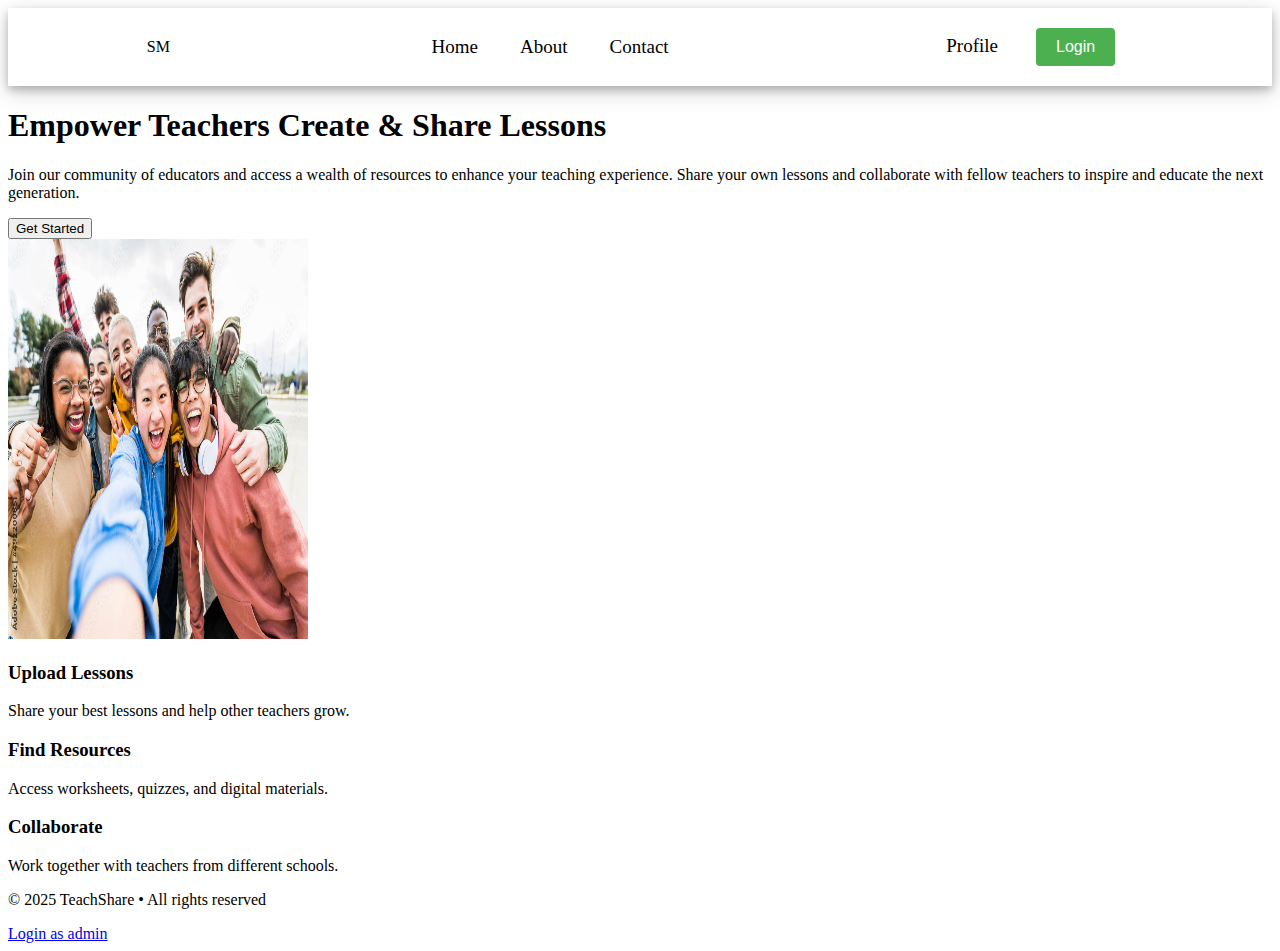
<file: Index.html>
<!DOCTYPE html>
<html lang="en">
<head>
    <meta charset="UTF-8">
    <meta name="viewport" content="width=device-width, initial-scale=1.0">
    <title>Home</title>
    <link rel="stylesheet" href="CSS/Index.css">
</head>
<body>
<!-- Navigation Bar -->
    <nav class="nav-bar">
        <div class="logo-box">SM</div>
        <div class="page-links">
            <a href="Index.html" class="links active">Home</a>
            <a href="About.html" class="links">About</a>
            <a href="Contact.html" class="links">Contact</a>
        </div>
        <div class="auth-links">
            <a href="Teacher-Profile.html" class="links">Profile</a>
            <a href="Login.html"><button class="login-button">Login</button></a>
        </div>
    </nav>

<!-- Main Content -->
    <div class="content-container">
        <div id="bg-slider"></div>

        <div class="content">
            <h1>Empower Teachers Create & Share Lessons</h1>
            <p>Join our community of educators and access a wealth of resources to enhance your teaching experience. Share your own lessons and collaborate with fellow teachers to inspire and educate the next generation.</p>
            <button class="get-started-button">Get Started</button>
        </div>
        <div class="class-img">
            <img src="Images/students.jpg" alt="Students-Image" class="content-image" height="400px" width="300px">
        </div>
    </div>

<!-- Features Section -->
    <div class="features">
        <div class="feature-box">
            <h3>Upload Lessons</h3>
            <p>Share your best lessons and help other teachers grow.</p>
        </div>
        <div class="feature-box">
            <h3>Find Resources</h3>
            <p>Access worksheets, quizzes, and digital materials.</p>
        </div>
        <div class="feature-box">
            <h3>Collaborate</h3>
            <p>Work together with teachers from different schools.</p>
        </div>
    </div>
    
    <!-- Footer -->
     <footer>
        <p>© 2025 TeachShare • All rights reserved</p>
        <a class="admin-link" href="admin-login.html">Login as admin</a>
    </footer>

    <script src="JS/Index.js"></script>
</body>
</html>
</file>
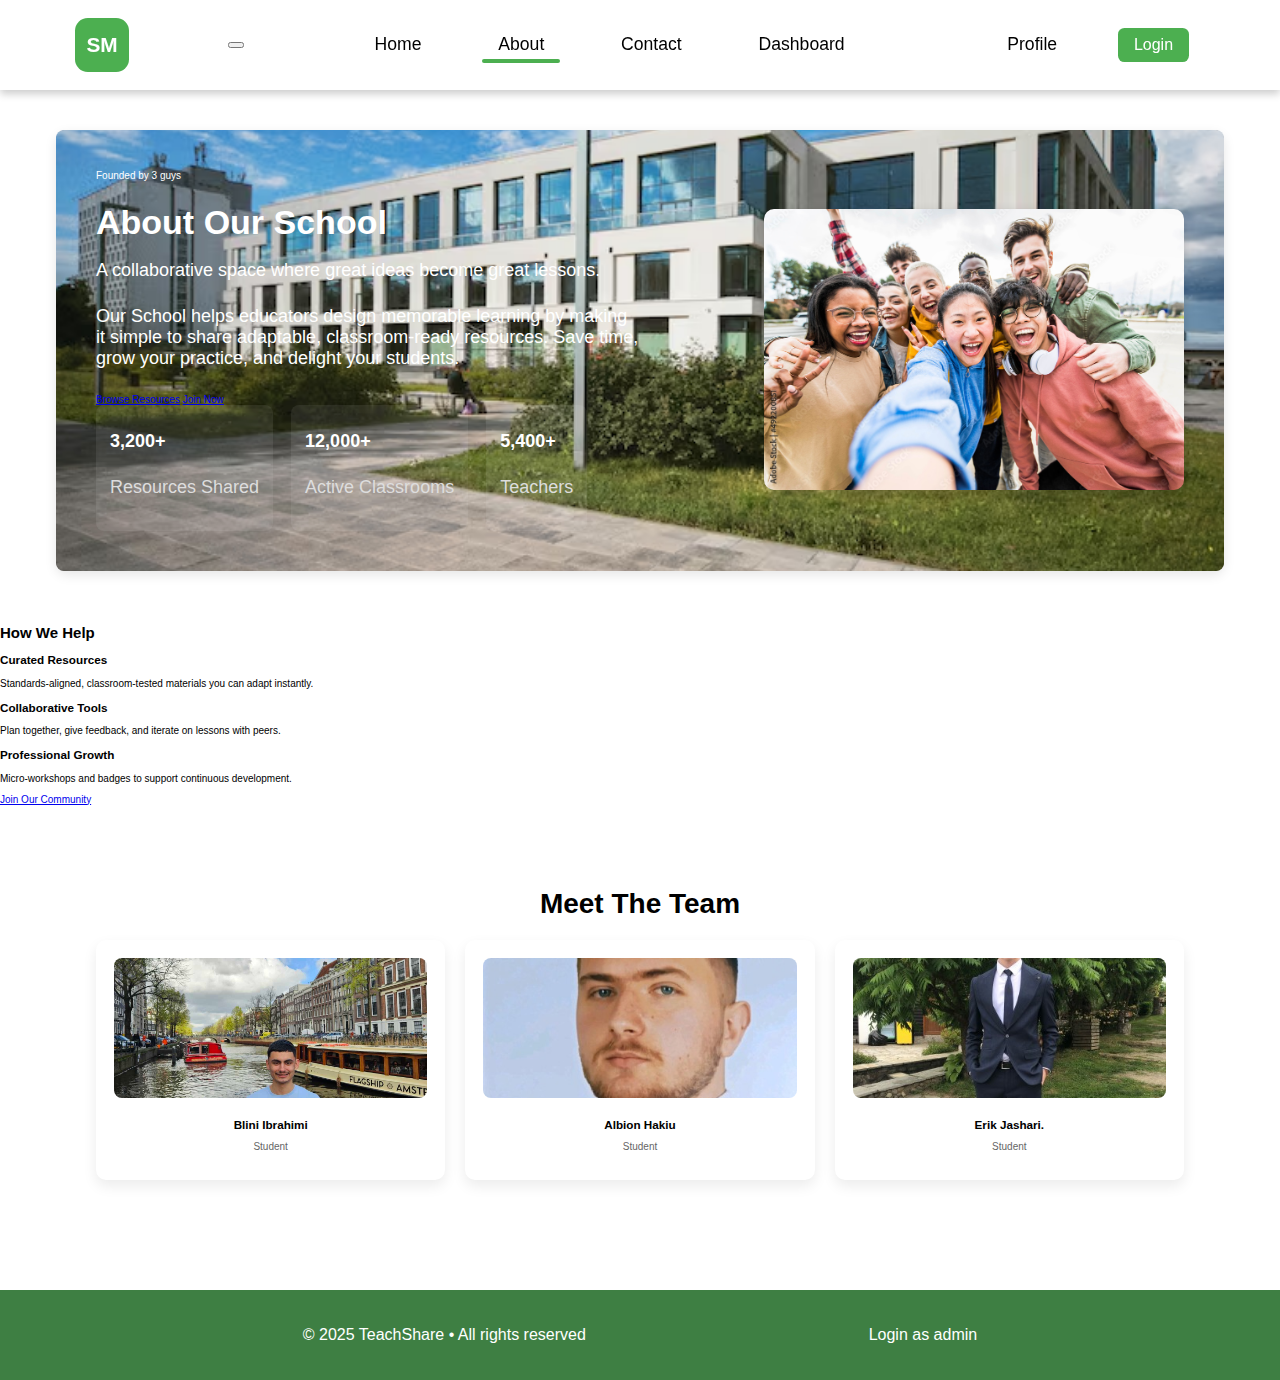
<file: About.html>
<!DOCTYPE html>
<html lang="en">
<head>
    <meta charset="UTF-8">
    <meta name="viewport" content="width=device-width, initial-scale=1.0">
    <title>About Us</title>
    <link rel="stylesheet" href="CSS/Global.css">
    <link rel="stylesheet" href="CSS/About.css"> 
</head>
<body>
    <!-- Navigation Bar -->
    <div id="app-header"></div>

    <main class="dashboard-container"></main>

    <div class="about-container">
        <div id="bg-slider"></div>

        <div class="about-left">
            <span class="hero-badge">Founded by 3 guys</span>
            <h1>About Our School</h1>
            <p class="subtitle">A collaborative space where great ideas become great lessons.</p>
            <p>Our School helps educators design memorable learning by making it simple to share adaptable, classroom-ready resources. Save time, grow your practice, and delight your students.</p>
            <div class="hero-ctas">
                <a class="btn" href="Dashboard.html">Browse Resources</a>
                <a class="btn btn-secondary" href="Register.html">Join Now</a>
            </div>
            <div class="about-stats">
                <div class="stat">
                    <p class="stat-number">3,200+</p>
                    <p class="stat-label">Resources Shared</p>
                </div>
                <div class="stat">
                    <p class="stat-number">12,000+</p>
                    <p class="stat-label">Active Classrooms</p>
                </div>
                <div class="stat">
                    <p class="stat-number">5,400+</p>
                    <p class="stat-label">Teachers</p>
                </div>
            </div>
        </div>

        <div class="about-image">
            <img src="Images/students.jpg" alt="about-image">
        </div>
    </div>

    <section class="about-approach">
        <h2>How We Help</h2>
        <div class="approach-grid">
            <div class="approach-box">
                <h3>Curated Resources</h3>
                <p>Standards-aligned, classroom-tested materials you can adapt instantly.</p>
            </div>
            <div class="approach-box">
                <h3>Collaborative Tools</h3>
                <p>Plan together, give feedback, and iterate on lessons with peers.</p>
            </div>
            <div class="approach-box">
                <h3>Professional Growth</h3>
                <p>Micro-workshops and badges to support continuous development.</p>
            </div>
        </div>
        <div class="about-cta">
            <a class="cta-button" href="Register.html">Join Our Community</a>
        </div>
    </section>

    <section class="team-section">
        <h2>Meet The Team</h2>
        <div class="team-grid">
            <div class="team-card">
                <img src="Images/Blini.jpg" alt="team-member">
                <h3>Blini Ibrahimi</h3>
                <p>Student</p>
            </div>
            <div class="team-card">
                <img src="Images/Albion.png" alt="team-member">
                <h3>Albion Hakiu</h3>
                <p>Student</p>
            </div>
            <div class="team-card">
                <img src="Images/Erik.png" alt="team-member">
                <h3>Erik Jashari.</h3>
                <p>Student</p>
            </div>
        </div>
    </section>

    <!-- Footer -->
    <div id="app-footer"></div>

    <script src="JS/HeaderFooter.js"></script>
    <script src="JS/About.js"></script>
</body>
</html>
</file>
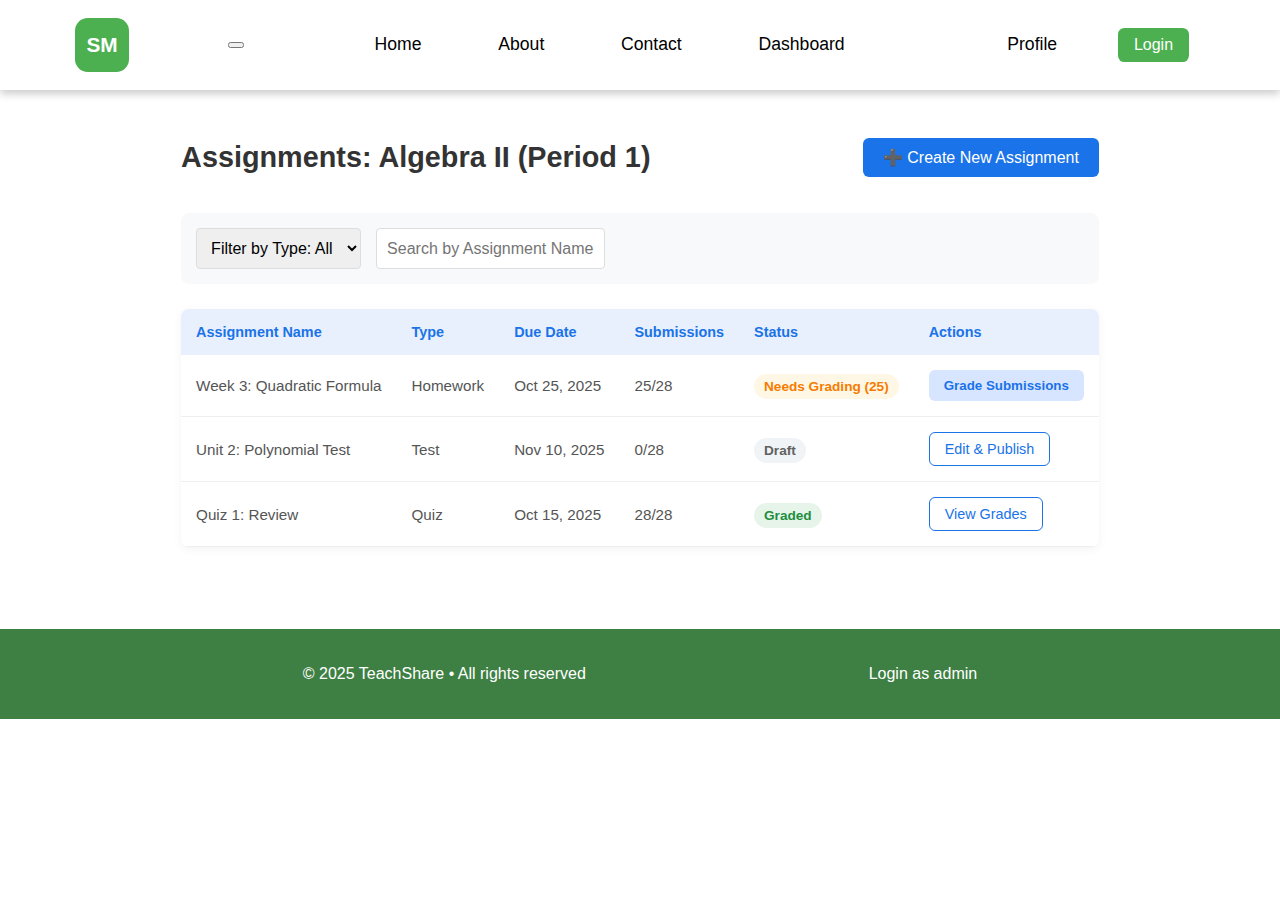
<file: Assignments.html>
<!DOCTYPE html>
<html lang="en">
<head>
    <meta charset="UTF-8">
    <meta name="viewport" content="width=device-width, initial-scale=1.0">
    <title>Assignments Hub</title>
    <link rel="stylesheet" href="CSS/Global.css"> 
    <link rel="stylesheet" href="CSS/Assignments.css"> 
</head>
<body>
    <div id="app-header"></div>
    
    <!-- Header of Assignments Hub -->
    <main class="assignments-container">
        <div class="header-bar">
            <h1>Assignments: Algebra II (Period 1)</h1>
            <div class="actions">
                <button class="primary-button create-assignment-btn">➕ Create New Assignment</button>
            </div>
        </div>

    <!-- Filters and Search -->
        <div class="assignment-filters">
            <select id="filter-type">
                <option value="all">Filter by Type: All</option>
                <option value="homework">Homework</option>
                <option value="quiz">Quiz</option>
                <option value="test">Test</option>
            </select>
            <input type="text" id="search-assignment" placeholder="Search by Assignment Name...">
        </div>

    <!-- Assignment List Table -->
        <section class="assignment-list-section">
            <table class="assignment-table">
                <thead>
                    <tr>
                        <th>Assignment Name</th>
                        <th>Type</th>
                        <th>Due Date</th>
                        <th>Submissions</th>
                        <th>Status</th>
                        <th>Actions</th>
                    </tr>
                </thead>
                <tbody>
                    <tr data-status="pending">
                        <td>Week 3: Quadratic Formula</td>
                        <td>Homework</td>
                        <td>Oct 25, 2025</td>
                        <td>25/28</td>
                        <td><span class="status-badge pending">Needs Grading (25)</span></td>
                        <td>
                            <button class="grade-btn">Grade Submissions</button>
                        </td>
                    </tr>
                    <tr data-status="draft">
                        <td>Unit 2: Polynomial Test</td>
                        <td>Test</td>
                        <td>Nov 10, 2025</td>
                        <td>0/28</td>
                        <td><span class="status-badge draft">Draft</span></td>
                        <td>
                            <button class="edit-btn secondary-button">Edit & Publish</button>
                        </td>
                    </tr>
                    <tr data-status="graded">
                        <td>Quiz 1: Review</td>
                        <td>Quiz</td>
                        <td>Oct 15, 2025</td>
                        <td>28/28</td>
                        <td><span class="status-badge graded">Graded</span></td>
                        <td>
                            <button class="view-btn secondary-button">View Grades</button>
                        </td>
                    </tr>
                </tbody>
            </table>
        </section>
    </main>

    <!-- The Create new assignment popup -->
    <div id="create-assignment-modal" class="modal">
    <div class="modal-content">
        <span class="close-button">&times;</span>
        <h2>Create New Assignment</h2>
    <!-- Form for creating a new assignment -->
        <form id="new-assignment-form">
            <div class="form-group">
                <label for="assignment-name">Assignment Name</label>
                <input type="text" id="assignment-name" required>
            </div>
            
            <div class="form-group">
                <label for="assignment-class">Assign to Class</label>
                <select id="assignment-class">
                    <option value="Period 1: Algebra II">Period 1: Algebra II</option>
                    <option value="Period 2: Geometry">Period 2: Geometry</option>
                    <option value="Period 3: Calculus AP">Period 3: Calculus AP</option>
                    <option value="Period 5: Algebra I">Period 5: Algebra I</option>
                </select>
            </div>
            
            <div class="form-row">
                <div class="form-group">
                    <label for="due-date">Due Date</label>
                    <input type="date" id="due-date" required>
                </div>
                <div class="form-group">
                    <label for="assignment-type">Type</label>
                    <select id="assignment-type">
                        <option value="Homework">Homework</option>
                        <option value="Quiz">Quiz</option>
                        <option value="Test">Test</option>
                        <option value="Project">Project</option>
                    </select>
                </div>
            </div>
            
            <div class="form-group">
                <label for="description">Instructions/Description</label>
                <textarea id="description" rows="4"></textarea>
            </div>
            
            <button type="submit" class="primary-button">Publish Assignment</button>
          </form>
        </div>
    </div>

    <div id="grade-submissions-modal" class="modal">
         <div class="modal-content large-modal">
            <span class="close-button grade-close-button">&times;</span>
            <h2 id="grading-assignment-title">Grading: Week 3: Quadratic Formula</h2>
            <p class="grading-meta">Class: Period 1: Algebra II | Submissions: 25/28</p>

             <table class="grading-table">
                <thead>
                     <tr>
                       <th>Student Name</th>
                        <th>Status</th>
                       <th>Submission Date</th>
                       <th>Score / 100</th>
                       <th>Feedback</th>
                   </tr>
                 </thead>
                  <tbody>
                   <tr data-student-id="2024001">
                       <td>Liam Johnson</td>
                       <td><span class="status-badge graded">Submitted</span></td>
                       <td>10/24/2025</td>
                       <td><input type="number" min="0" max="100" value="95" class="score-input"></td>
                       <td><input type="text" placeholder="Optional feedback..."></td>
                  </tr>
                    <tr data-student-id="2024002">
                       <td>Emma Davis</td>
                        <td><span class="status-badge missing">Missing</span></td>
                        <td>N/A</td>
                        <td><input type="number" min="0" max="100" disabled></td>
                        <td><input type="text" placeholder="Marked as 0 until submitted" disabled></td>
                     </tr>
                    </tbody>
                </table>
        
        <div class="modal-footer">
            <button class="primary-button save-grades-btn">Save All Grades</button>
        </div>
    </div>
</div>

    <div id="app-footer"></div>

    <script src="JS/HeaderFooter.js"></script>
    <script src="JS/Assignments.js"></script>
</body>
</html>
</file>
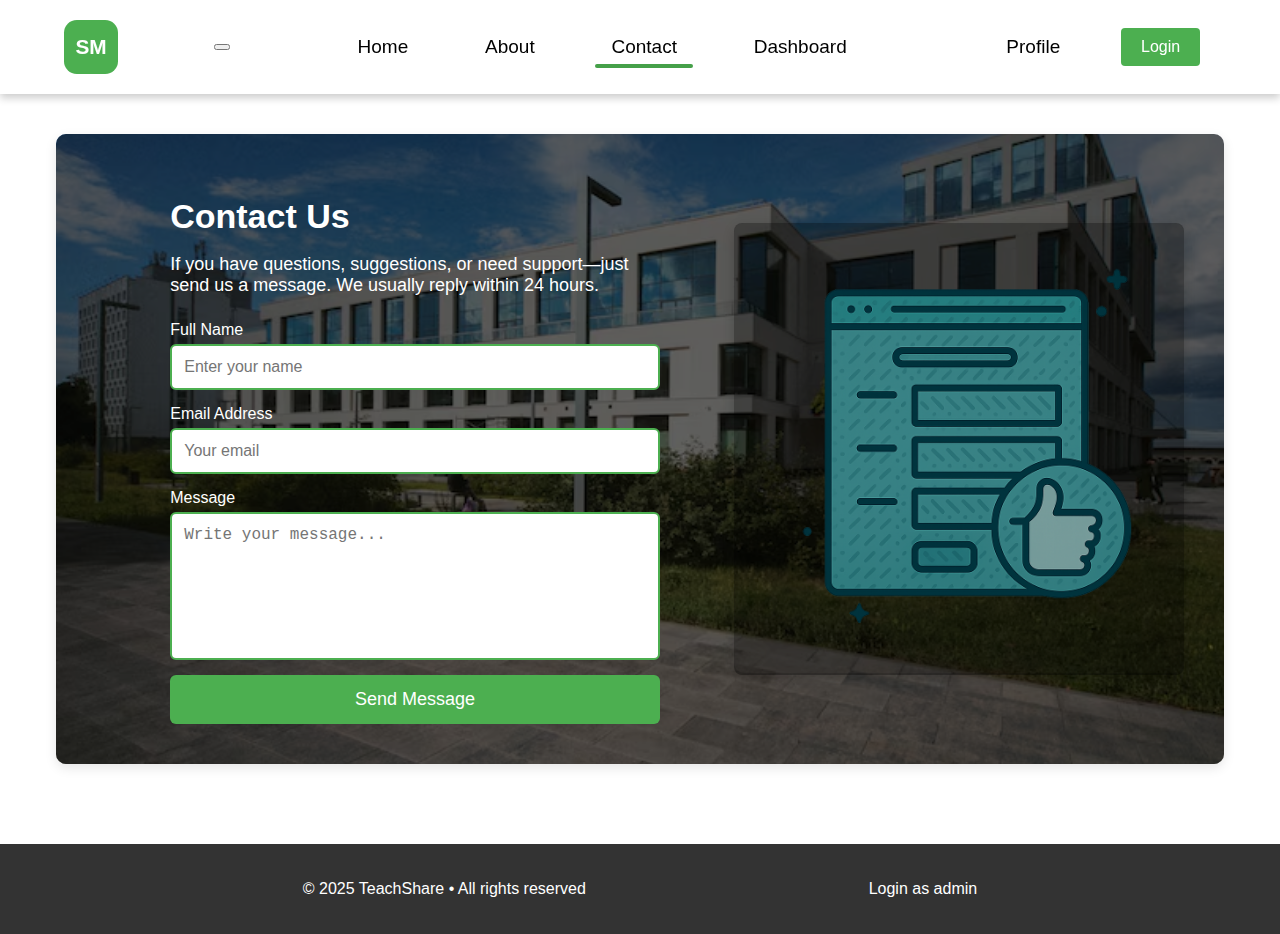
<file: Contact.html>
<!DOCTYPE html>
<html lang="en">
<head>
    <meta charset="UTF-8">
    <meta name="viewport" content="width=device-width, initial-scale=1.0">
    <title>Contact Form</title>
    <link rel="stylesheet" href="CSS/Global.css">
    <link rel="stylesheet" href="CSS/Contact.css">
</head>
<body>
    <!-- Navigation Bar -->
    <div id="app-header"></div>

    <main class="dashboard-container"></main>

    <!-- Contact Section -->
    <div class="contact-container">
        <div id="bg-slider"></div>

        <div class="contact-left">
            <h1>Contact Us</h1>
            <p>If you have questions, suggestions, or need support—just send us a message.  
            We usually reply within 24 hours.</p>

            <form class="contact-form">
                <label for="name">Full Name</label>
                <input type="text" id="name" placeholder="Enter your name" required>

                <label for="email">Email Address</label>
                <input type="email" id="email" placeholder="Your email" required>

                <label for="message">Message</label>
                <textarea id="message" placeholder="Write your message..." required></textarea>

                <button type="submit" class="send-button">Send Message</button>
            </form>
        </div>

        <div class="contact-image">
            <img src="Images/feedback.png" alt="contact-image">
        </div>
    </div>

    <!-- Footer -->
    <div id="app-footer"></div>

    <script src="JS/HeaderFooter.js"></script>
    

    <script src="JS/Contact.js"></script>
</body>
</html>
</file>
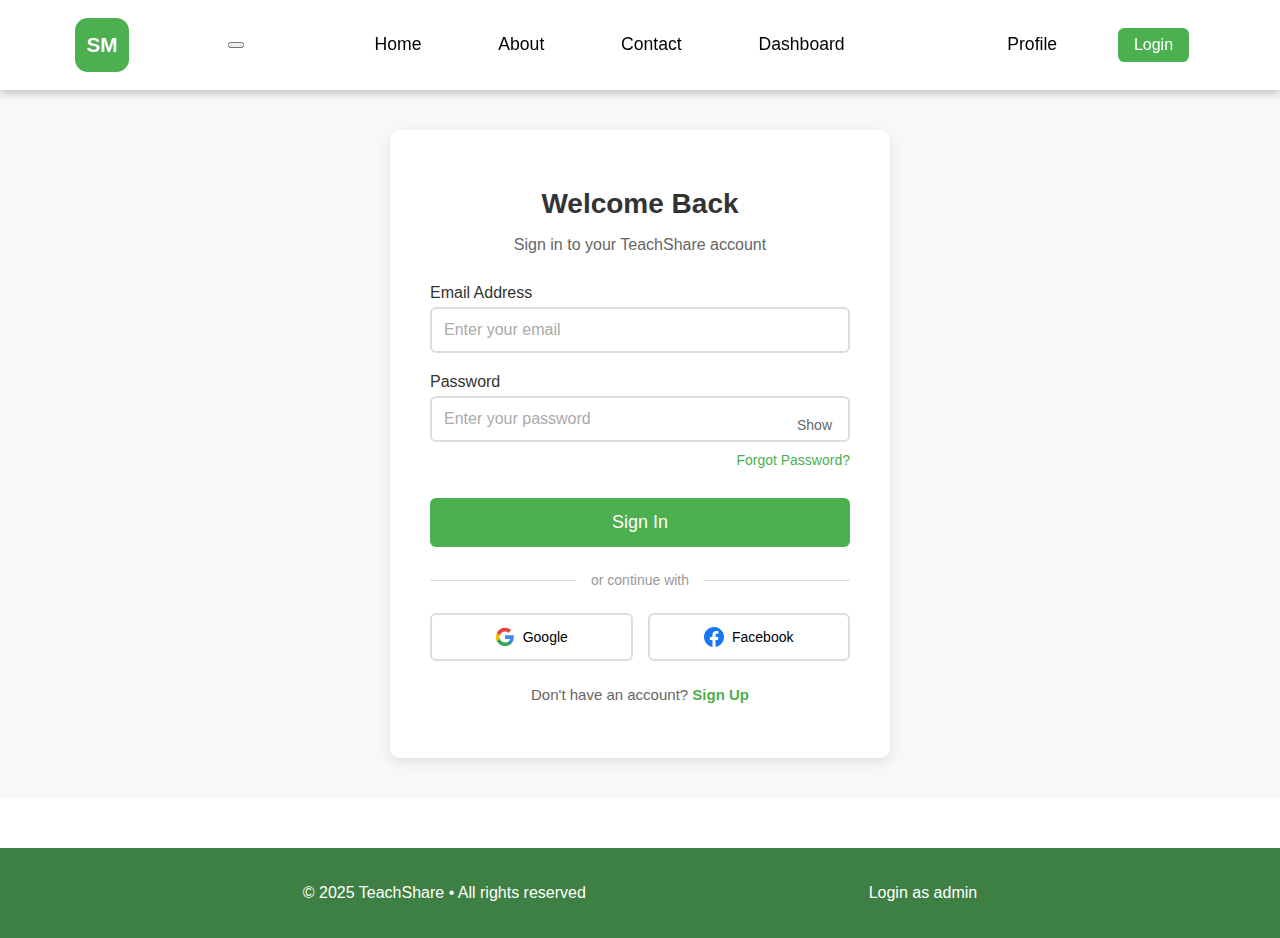
<file: Login.html>
<!DOCTYPE html>
<html lang="en">
<head>
    <meta charset="UTF-8">
    <meta name="viewport" content="width=device-width, initial-scale=1.0">
    <title>Login - TeachShare</title>
        <link rel="stylesheet" href="CSS/Global.css">
    <link rel="stylesheet" href="CSS/Login.css">
</head>
<body>
    <!-- Navigation Bar -->
    <div id="app-header"></div>

    <main class="dashboard-container"></main>

    <!-- Login Section -->
    <div class="auth-container">
        <div class="auth-card">
            <h1>Welcome Back</h1>
            <p class="subtitle">Sign in to your TeachShare account</p>

            <div class="error-message" id="error-message"></div>
            <div class="success-message" id="success-message"></div>

            <form class="auth-form" id="login-form">
                <label for="email">Email Address</label>
                <input type="email" id="email" name="email" placeholder="Enter your email" required>

                <label for="password">Password</label>
                <div class="password-wrapper">
                    <input type="password" id="password" name="password" placeholder="Enter your password" required>
                    <button type="button" class="toggle-password" onclick="togglePassword()">Show</button>
                </div>

                <div class="forgot-password">
                    <a href="#">Forgot Password?</a>
                </div>

                <button type="submit" class="submit-button">Sign In</button>
            </form>

            <div class="divider">
                <span>or continue with</span>
            </div>

            <div class="social-login">
                <button class="social-button">
                    <svg width="20" height="20" viewBox="0 0 24 24" fill="none">
                        <path d="M22.56 12.25c0-.78-.07-1.53-.2-2.25H12v4.26h5.92c-.26 1.37-1.04 2.53-2.21 3.31v2.77h3.57c2.08-1.92 3.28-4.74 3.28-8.09z" fill="#4285F4"/>
                        <path d="M12 23c2.97 0 5.46-.98 7.28-2.66l-3.57-2.77c-.98.66-2.23 1.06-3.71 1.06-2.86 0-5.29-1.93-6.16-4.53H2.18v2.84C3.99 20.53 7.7 23 12 23z" fill="#34A853"/>
                        <path d="M5.84 14.09c-.22-.66-.35-1.36-.35-2.09s.13-1.43.35-2.09V7.07H2.18C1.43 8.55 1 10.22 1 12s.43 3.45 1.18 4.93l2.85-2.22.81-.62z" fill="#FBBC05"/>
                        <path d="M12 5.38c1.62 0 3.06.56 4.21 1.64l3.15-3.15C17.45 2.09 14.97 1 12 1 7.7 1 3.99 3.47 2.18 7.07l3.66 2.84c.87-2.6 3.3-4.53 6.16-4.53z" fill="#EA4335"/>
                    </svg>
                    Google
                </button>
                <button class="social-button">
                    <svg width="20" height="20" viewBox="0 0 24 24" fill="#1877F2">
                        <path d="M24 12.073c0-6.627-5.373-12-12-12s-12 5.373-12 12c0 5.99 4.388 10.954 10.125 11.854v-8.385H7.078v-3.47h3.047V9.43c0-3.007 1.792-4.669 4.533-4.669 1.312 0 2.686.235 2.686.235v2.953H15.83c-1.491 0-1.956.925-1.956 1.874v2.25h3.328l-.532 3.47h-2.796v8.385C19.612 23.027 24 18.062 24 12.073z"/>
                    </svg>
                    Facebook
                </button>
            </div>

            <p class="auth-links-text">
                Don't have an account? <a href="register.html">Sign Up</a>
            </p>
        </div>
    </div>

    <!-- Footer -->
     <div id="app-footer"></div>

    <script src="JS/HeaderFooter.js"></script>

    <script>
        function togglePassword() {
            const passwordInput = document.getElementById('password');
            const toggleBtn = document.querySelector('.toggle-password');
            if (passwordInput.type === 'password') {
                passwordInput.type = 'text';
                toggleBtn.textContent = 'Hide';
            } else {
                passwordInput.type = 'password';
                toggleBtn.textContent = 'Show';
            }
        }

        document.getElementById('login-form').addEventListener('submit', function(e) {
            e.preventDefault();
            
            const email = document.getElementById('email').value;
            const password = document.getElementById('password').value;
            console.log('Login attempt:', { email, password });
        });
    </script>
</body>
</html>
</file>
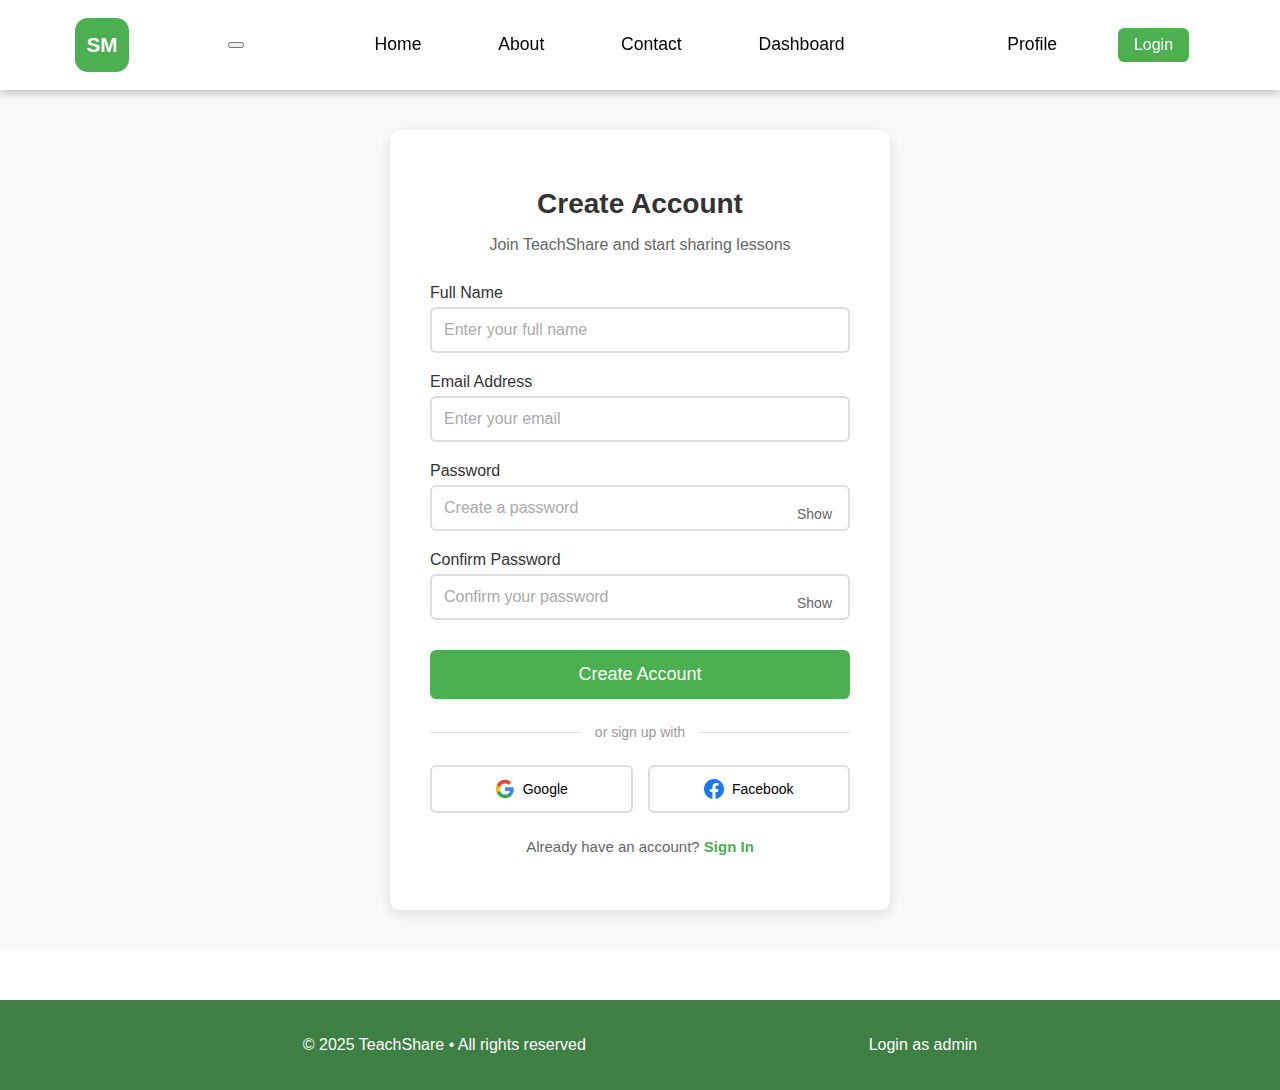
<file: Register.html>
<!DOCTYPE html>
<html lang="en">
<head>
    <meta charset="UTF-8">
    <meta name="viewport" content="width=device-width, initial-scale=1.0">
    <title>Register - TeachShare</title>
    <link rel="stylesheet" href="CSS/Login.css">
    <link rel="stylesheet" href="CSS/Global.css">
</head>
<body>
    <!-- Navigation Bar -->
    <div id="app-header"></div>

    <main class="dashboard-container"></main>

    <!-- Register Section -->
    <div class="auth-container">
        <div class="auth-card">
            <h1>Create Account</h1>
            <p class="subtitle">Join TeachShare and start sharing lessons</p>

            <div class="error-message" id="error-message"></div>
            <div class="success-message" id="success-message"></div>

            <form class="auth-form" id="register-form">
                <label for="fullname">Full Name</label>
                <input type="text" id="fullname" name="fullname" placeholder="Enter your full name" required>

                <label for="email">Email Address</label>
                <input type="email" id="email" name="email" placeholder="Enter your email" required>

                <label for="password">Password</label>
                <div class="password-wrapper">
                    <input type="password" id="password" name="password" placeholder="Create a password" required minlength="8">
                    <button type="button" class="toggle-password" onclick="togglePassword('password')">Show</button>
                </div>

                <label for="confirm-password">Confirm Password</label>
                <div class="password-wrapper">
                    <input type="password" id="confirm-password" name="confirm-password" placeholder="Confirm your password" required>
                    <button type="button" class="toggle-password" onclick="togglePassword('confirm-password')">Show</button>
                </div>

                <button type="submit" class="submit-button">Create Account</button>
            </form>

            <div class="divider">
                <span>or sign up with</span>
            </div>

            <div class="social-login">
                <button class="social-button">
                    <svg width="20" height="20" viewBox="0 0 24 24" fill="none">
                        <path d="M22.56 12.25c0-.78-.07-1.53-.2-2.25H12v4.26h5.92c-.26 1.37-1.04 2.53-2.21 3.31v2.77h3.57c2.08-1.92 3.28-4.74 3.28-8.09z" fill="#4285F4"/>
                        <path d="M12 23c2.97 0 5.46-.98 7.28-2.66l-3.57-2.77c-.98.66-2.23 1.06-3.71 1.06-2.86 0-5.29-1.93-6.16-4.53H2.18v2.84C3.99 20.53 7.7 23 12 23z" fill="#34A853"/>
                        <path d="M5.84 14.09c-.22-.66-.35-1.36-.35-2.09s.13-1.43.35-2.09V7.07H2.18C1.43 8.55 1 10.22 1 12s.43 3.45 1.18 4.93l2.85-2.22.81-.62z" fill="#FBBC05"/>
                        <path d="M12 5.38c1.62 0 3.06.56 4.21 1.64l3.15-3.15C17.45 2.09 14.97 1 12 1 7.7 1 3.99 3.47 2.18 7.07l3.66 2.84c.87-2.6 3.3-4.53 6.16-4.53z" fill="#EA4335"/>
                    </svg>
                    Google
                </button>
                <button class="social-button">
                    <svg width="20" height="20" viewBox="0 0 24 24" fill="#1877F2">
                        <path d="M24 12.073c0-6.627-5.373-12-12-12s-12 5.373-12 12c0 5.99 4.388 10.954 10.125 11.854v-8.385H7.078v-3.47h3.047V9.43c0-3.007 1.792-4.669 4.533-4.669 1.312 0 2.686.235 2.686.235v2.953H15.83c-1.491 0-1.956.925-1.956 1.874v2.25h3.328l-.532 3.47h-2.796v8.385C19.612 23.027 24 18.062 24 12.073z"/>
                    </svg>
                    Facebook
                </button>
            </div>

            <p class="auth-links-text">
                Already have an account? <a href="login.html">Sign In</a>
            </p>
        </div>
    </div>

    <!-- Footer -->
     <div id="app-footer"></div>

    <script src="JS/HeaderFooter.js"></script>

    <script>
        function togglePassword(inputId) {
            const passwordInput = document.getElementById(inputId);
            const toggleBtn = passwordInput.nextElementSibling;
            if (passwordInput.type === 'password') {
                passwordInput.type = 'text';
                toggleBtn.textContent = 'Hide';
            } else {
                passwordInput.type = 'password';
                toggleBtn.textContent = 'Show';
            }
        }

        document.getElementById('register-form').addEventListener('submit', function(e) {
            e.preventDefault();
            const password = document.getElementById('password').value;
            const confirmPassword = document.getElementById('confirm-password').value;
            const errorMessage = document.getElementById('error-message');
            
            if (password !== confirmPassword) {
                errorMessage.textContent = 'Passwords do not match!';
                errorMessage.style.display = 'block';
                return;
            }
            
            errorMessage.style.display = 'none';
            
            // Add your registration logic here
            const fullname = document.getElementById('fullname').value;
            const email = document.getElementById('email').value;
            console.log('Registration attempt:', { fullname, email, password });
        });
    </script>
</body>
</html>
</file>
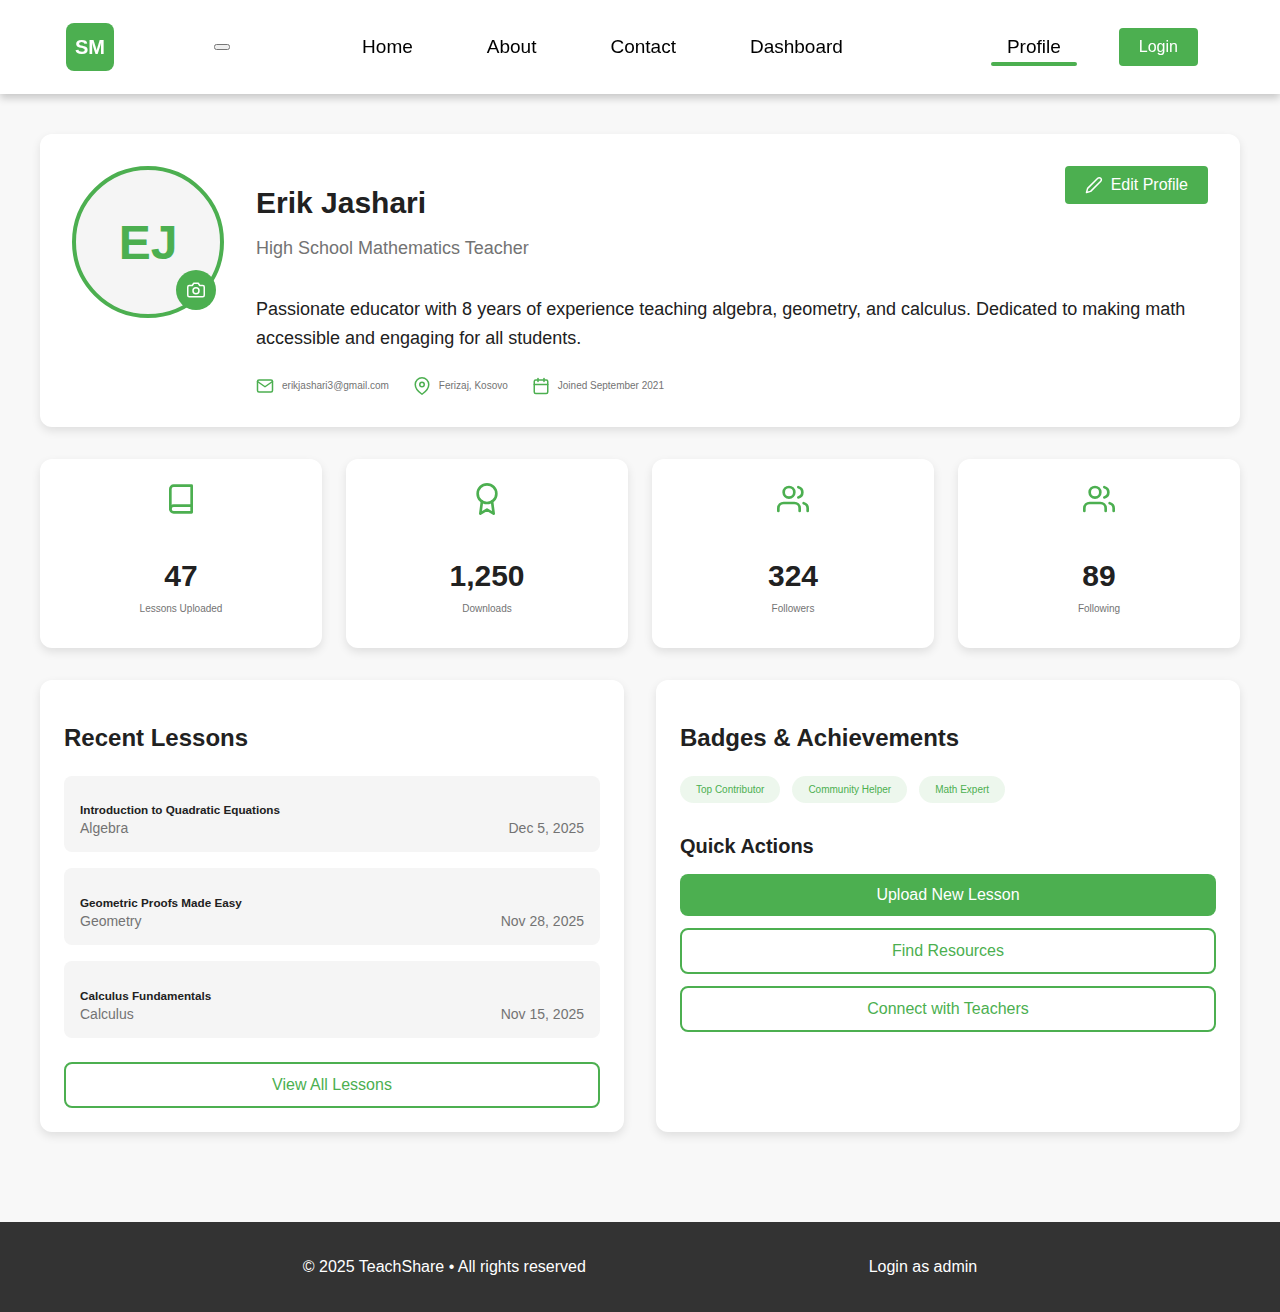
<file: Teacher-Profile.html>
<!DOCTYPE html>
<html lang="en">
<head>
    <meta charset="UTF-8">
    <meta name="viewport" content="width=device-width, initial-scale=1.0">
    <title>Profile</title>
        <link rel="stylesheet" href="CSS/Global.css">
    <link rel="stylesheet" href="CSS/Teacher-Profile.css">
</head>
<body>
    <!-- Navigation Bar -->
    <div id="app-header"></div>

    <main class="dashboard-container"></main>

    <!-- Main Content -->
    <main class="main-content">
        <!-- Profile Header Card -->
        <div class="profile-card">
            <div class="profile-header">
                <!-- Avatar Section -->
                <div class="avatar-container">
                    <div class="avatar">EJ</div>
                    <button class="avatar-edit-btn">
                        <svg xmlns="http://www.w3.org/2000/svg" width="18" height="18" viewBox="0 0 24 24" fill="none" stroke="currentColor" stroke-width="2" stroke-linecap="round" stroke-linejoin="round">
                            <path d="M23 19a2 2 0 0 1-2 2H3a2 2 0 0 1-2-2V8a2 2 0 0 1 2-2h4l2-3h6l2 3h4a2 2 0 0 1 2 2z"></path>
                            <circle cx="12" cy="13" r="4"></circle>
                        </svg>
                    </button>
                </div>

                <!-- User Info -->
                <div class="user-info">
                    <div class="user-header">
                        <div class="user-name-section">
                            <h1>Erik Jashari</h1>
                            <p class="user-role">High School Mathematics Teacher</p>
                        </div>
                        <button class="edit-profile-btn">
                            <svg xmlns="http://www.w3.org/2000/svg" width="18" height="18" viewBox="0 0 24 24" fill="none" stroke="currentColor" stroke-width="2" stroke-linecap="round" stroke-linejoin="round">
                                <path d="M17 3a2.828 2.828 0 1 1 4 4L7.5 20.5 2 22l1.5-5.5L17 3z"></path>
                            </svg>
                            Edit Profile
                        </button>
                    </div>

                    <p class="user-bio">Passionate educator with 8 years of experience teaching algebra, geometry, and calculus. Dedicated to making math accessible and engaging for all students.</p>

                    <div class="user-details">
                        <span class="detail-item">
                            <svg xmlns="http://www.w3.org/2000/svg" width="18" height="18" viewBox="0 0 24 24" fill="none" stroke="currentColor" stroke-width="2" stroke-linecap="round" stroke-linejoin="round">
                                <path d="M4 4h16c1.1 0 2 .9 2 2v12c0 1.1-.9 2-2 2H4c-1.1 0-2-.9-2-2V6c0-1.1.9-2 2-2z"></path>
                                <polyline points="22,6 12,13 2,6"></polyline>
                            </svg>
                            erikjashari3@gmail.com
                        </span>
                        <span class="detail-item">
                            <svg xmlns="http://www.w3.org/2000/svg" width="18" height="18" viewBox="0 0 24 24" fill="none" stroke="currentColor" stroke-width="2" stroke-linecap="round" stroke-linejoin="round">
                                <path d="M21 10c0 7-9 13-9 13s-9-6-9-13a9 9 0 0 1 18 0z"></path>
                                <circle cx="12" cy="10" r="3"></circle>
                            </svg>
                            Ferizaj, Kosovo
                        </span>
                        <span class="detail-item">
                            <svg xmlns="http://www.w3.org/2000/svg" width="18" height="18" viewBox="0 0 24 24" fill="none" stroke="currentColor" stroke-width="2" stroke-linecap="round" stroke-linejoin="round">
                                <rect x="3" y="4" width="18" height="18" rx="2" ry="2"></rect>
                                <line x1="16" y1="2" x2="16" y2="6"></line>
                                <line x1="8" y1="2" x2="8" y2="6"></line>
                                <line x1="3" y1="10" x2="21" y2="10"></line>
                            </svg>
                            Joined September 2021
                        </span>
                    </div>
                </div>
            </div>
        </div>

        <!-- Stats Section -->
        <div class="stats-grid">
            <div class="stat-box">
                <svg xmlns="http://www.w3.org/2000/svg" width="32" height="32" viewBox="0 0 24 24" fill="none" stroke="currentColor" stroke-width="2" stroke-linecap="round" stroke-linejoin="round">
                    <path d="M4 19.5A2.5 2.5 0 0 1 6.5 17H20"></path>
                    <path d="M6.5 2H20v20H6.5A2.5 2.5 0 0 1 4 19.5v-15A2.5 2.5 0 0 1 6.5 2z"></path>
                </svg>
                <p class="stat-number">47</p>
                <p class="stat-label">Lessons Uploaded</p>
            </div>
            <div class="stat-box">
                <svg xmlns="http://www.w3.org/2000/svg" width="32" height="32" viewBox="0 0 24 24" fill="none" stroke="currentColor" stroke-width="2" stroke-linecap="round" stroke-linejoin="round">
                    <circle cx="12" cy="8" r="7"></circle>
                    <polyline points="8.21 13.89 7 23 12 20 17 23 15.79 13.88"></polyline>
                </svg>
                <p class="stat-number">1,250</p>
                <p class="stat-label">Downloads</p>
            </div>
            <div class="stat-box">
                <svg xmlns="http://www.w3.org/2000/svg" width="32" height="32" viewBox="0 0 24 24" fill="none" stroke="currentColor" stroke-width="2" stroke-linecap="round" stroke-linejoin="round">
                    <path d="M17 21v-2a4 4 0 0 0-4-4H5a4 4 0 0 0-4 4v2"></path>
                    <circle cx="9" cy="7" r="4"></circle>
                    <path d="M23 21v-2a4 4 0 0 0-3-3.87"></path>
                    <path d="M16 3.13a4 4 0 0 1 0 7.75"></path>
                </svg>
                <p class="stat-number">324</p>
                <p class="stat-label">Followers</p>
            </div>
            <div class="stat-box">
                <svg xmlns="http://www.w3.org/2000/svg" width="32" height="32" viewBox="0 0 24 24" fill="none" stroke="currentColor" stroke-width="2" stroke-linecap="round" stroke-linejoin="round">
                    <path d="M17 21v-2a4 4 0 0 0-4-4H5a4 4 0 0 0-4 4v2"></path>
                    <circle cx="9" cy="7" r="4"></circle>
                    <path d="M23 21v-2a4 4 0 0 0-3-3.87"></path>
                    <path d="M16 3.13a4 4 0 0 1 0 7.75"></path>
                </svg>
                <p class="stat-number">89</p>
                <p class="stat-label">Following</p>
            </div>
        </div>

        <!-- Content Grid -->
        <div class="content-grid">
            <!-- Recent Lessons -->
            <div class="content-card">
                <h2>Recent Lessons</h2>
                <div class="lessons-list">
                    <div class="lesson-item">
                        <h3>Introduction to Quadratic Equations</h3>
                        <div class="lesson-meta">
                            <span>Algebra</span>
                            <span>Dec 5, 2025</span>
                        </div>
                    </div>
                    <div class="lesson-item">
                        <h3>Geometric Proofs Made Easy</h3>
                        <div class="lesson-meta">
                            <span>Geometry</span>
                            <span>Nov 28, 2025</span>
                        </div>
                    </div>
                    <div class="lesson-item">
                        <h3>Calculus Fundamentals</h3>
                        <div class="lesson-meta">
                            <span>Calculus</span>
                            <span>Nov 15, 2025</span>
                        </div>
                    </div>
                </div>
                <button class="outline-button">View All Lessons</button>
            </div>

            <!-- Badges & Actions -->
            <div class="content-card">
                <h2>Badges & Achievements</h2>
                <div class="badges-container">
                    <span class="badge">Top Contributor</span>
                    <span class="badge">Community Helper</span>
                    <span class="badge">Math Expert</span>
                </div>

                <h3 class="quick-actions-title">Quick Actions</h3>
                <div class="actions-container">
                    <button class="primary-button">Upload New Lesson</button>
                    <button class="outline-button">Find Resources</button>
                    <button class="outline-button">Connect with Teachers</button>
                </div>
            </div>
        </div>
    </main>

    <!-- Footer -->
     <div id="app-footer"></div>

    <script src="JS/HeaderFooter.js"></script>
</body>
</html>
</file>
<file: CSS/Index.css>
/* Navigation Bar Styles */
.nav-bar{
    background-color: white;
    overflow: hidden;
    box-shadow: 0 4px 8px 0 rgba(0, 0, 0, 0.2), 0 6px 20px 0 rgba(0, 0, 0, 0.19);
    padding: 14px 16px;
    display: flex;
    justify-content: space-around;
    align-items: center;
}
.nav-bar a{
    color: black;
    text-align: center;
    margin: 14px 16px;
    text-decoration: none;
    font-size: 19px;
}
.page-links{
    display: flex;
    gap: 10px;
    align-items: center;
    text-align: center;
}
.logo{
    height: 50px;
    width: auto;
}
.login-button{
    background-color: #4CAF50;
    color: white;
    padding: 10px 20px;
    text-align: center;
    text-decoration: none;
    display: inline-block;
    font-size: 16px;
    margin: 4px 2px;
    cursor: pointer;
    border: none;
    border-radius: 4px;
}
.login-button:hover{
    background-color: #45a049;
}

.links{
    position: relative;
}
.links::before{
    content: "";
    position: absolute;
    bottom: -2px;
    height: 4px;
    width: 0;
    background-color: #45a049;
    border-radius: 50px;
    transition: width 0.4s ease;
}
.links:hover::before{
    width: 100%;
}
</file>
<file: CSS/Global.css>
/* Navigation Bar Styles */
body {
    font-size: 62.5%;
    font-family: Arial, sans-serif;
    margin: 0;
    padding: 0;
    min-height: 100vh;
    display: flex;
    flex-direction: column;
}
.nav-bar {
    background-color: white;
    overflow: hidden;
    box-shadow: 0 4px 8px rgba(0, 0, 0, 0.2);
    padding: 1.1rem 1.6rem;
    display: flex;
    justify-content: space-around;
    align-items: center;
    position: sticky;
    top: 0;
    z-index: 1000;
}

.logo-box {
    width: 3.4rem;
    height: 3.4rem;
    background-color: #4CAF50;
    border-radius: 0.8rem;
    display: flex;
    align-items: center;
    justify-content: center;
    color: white;
    font-weight: bold;
    font-size: 1.3rem;
}

.page-links, .auth-links {
    display: flex;
    gap: 0.8rem;
    align-items: center;
}

.nav-bar a {
    color: black;
    margin: 0.5rem 1rem;
    text-decoration: none;
    font-size: 1.1rem;
    transition: color 0.3s;
}

.login-button {
    background-color: #4CAF50;
    color: white;
    padding: 0.5rem 1rem;
    font-size: 1rem;
    border: none;
    border-radius: 0.4rem;
    cursor: pointer;
    width: auto;
}

.login-button:hover {
    background-color: #45a049;
}

/* Hover Line Effect */
.links {
    position: relative;
    padding: 8px 16px;
}

.links::before {
    content: "";
    position: absolute;
    bottom: 0;
    left: 0;
    height: 4px;
    width: 0;
    background-color: #4CAF50;
    border-radius: 50px;
    transition: width 0.4s ease;
}

.links:hover::before,
.links.active::before {
    width: 100%;
}

@media (max-width: 768px) {
    .nav-bar {
        justify-content: space-between;
        padding: 1rem 1rem;
    }
    .page-links, .auth-links {
        gap: 0.5rem;
    }
    .logo-box {
        width: 3.5rem;
        height: 3.5rem;
        font-size: 1.6rem;
    }
    .login-button {
        padding: 0.6rem 1.2rem;
        font-size: 1.2rem;
    }
}

/* FOOTER */
footer{
    margin-top: 50px;
    padding: 20px;
    background-color: #0f6015cd;
    color: white;
    text-align: center;
    font-size: 16px;
    display: flex;
    justify-content: space-evenly;
    align-items: center;
}

/*Admin link */
.admin-link {
    color: white;
    text-decoration: none;
    display: inline-block;
    text-align: center;
}
.admin-link:hover {
    text-decoration: underline;
    color: #45a049;
}
</file>
<file: CSS/About.css>
body{
    font-family: Arial, sans-serif;
}

.about-container{
    margin: 40px auto;
    padding: 40px;
    width: 85%;
    background-color: #ffffffb7;
    display: flex;
    align-items: center;
    justify-content: space-between;
    border-radius: 10px;
    box-shadow: 0 4px 12px rgba(0,0,0,0.1);

    background-image: url('../Images/school-photo.avif');
    background-size: cover;
    background-position: center;
    position: relative;
}

/* Overlay */
.about-container::before{
    content: "";
    position: absolute;
    top: 0; left: 0;
    width: 100%; height: 100%;
    background-color: rgba(0, 0, 0, 0.6);
    border-radius: 10px;
}
.about-container > *{
    position: relative;
    z-index: 2;
}

.about-left{
    width: 50%;
    color: white;
}
.about-left h1{
    font-size: 34px;
    margin-bottom: 15px;
    font-family: 'Arial Black', Gadget, sans-serif;
}
.about-left p{
    font-size: 18px;
    margin-bottom: 25px;
    font-family: 'arial', sans-serif;
}

.about-stats{
    display: flex;
    gap: 18px;
}
.stat{
    padding: 8px 14px;
    background: rgba(255,255,255,0.08);
    border-radius: 8px;
    text-align: left;
}
.stat-number{
    font-size: 22px;
    font-weight: 700;
    color: #fff;
}
.stat-label{
    font-size: 12px;
    color: #ddd;
}

.about-image img{
    width: 420px;
    border-radius: 10px;
    box-shadow: 0 4px 12px rgba(0,0,0,0.18);
}

/* Features */
.about-features{
    margin-top: 40px;
    padding: 40px;
    display: flex;
    justify-content: center;
    gap: 40px;
    text-align: center;
}
.feature-box{
    width: 300px;
    padding: 25px;
    box-shadow: 0 4px 10px rgba(0,0,0,0.1);
    border-radius: 10px;
    background: white;
}
.feature-box h3{
    margin-bottom: 10px;
    font-size: 22px;
}

/* Team Section */
.team-section{
    margin: 40px auto;
    width: 85%;
    padding: 20px;
}
.team-section h2{
    text-align: center;
    font-size: 28px;
    margin-bottom: 20px;
}
.team-grid{
    display: grid;
    grid-template-columns: repeat(auto-fit, minmax(180px, 1fr));
    gap: 20px;
}
.team-card{
    padding: 18px;
    background: white;
    border-radius: 10px;
    text-align: center;
    box-shadow: 0 6px 14px rgba(0,0,0,0.08);
}
.team-card img{
    width: 100%;
    height: 140px;
    object-fit: cover;
    border-radius: 8px;
    margin-bottom: 12px;
}
.team-card h3{
    margin: 6px 0;
}
.team-card p{
    color: #666;
}

/*Image Slider*/
#bg-slider {
    position: absolute;
    top: 0;
    left: 0;
    width: 100%;
    height: 100%;
    background-size: cover;
    background-position: center;
    border-radius: 8px;
    z-index: 0;
    transition: background-image 1s ease-in-out;
}

/* Responsive */
@media (max-width: 900px){
    .about-container{flex-direction: column; gap: 20px;}
    .about-left, .about-image{width: 100%;}
    .about-image img{width: 100%;}
    .about-stats{flex-direction: column;}
}
</file>
<file: CSS/Assignments.css>
.assignments-container {
    max-width: 1200px;
    margin: 2rem auto;
    padding: 0 1rem;
}

.header-bar {
    display: flex;
    justify-content: space-between;
    align-items: center;
    margin-bottom: 20px;
}

.header-bar h1 {
    font-size: 1.8rem;
    color: #333;
}

/* Filters */
.assignment-filters {
    display: flex;
    gap: 15px;
    margin-bottom: 25px;
    padding: 15px;
    background: #f8f9fa;
    border-radius: 8px;
}

.assignment-filters select, .assignment-filters input {
    padding: 10px;
    border: 1px solid #ddd;
    border-radius: 4px;
    font-size: 1rem;
}

/* Table */
.assignment-table {
    width: 100%;
    border-collapse: collapse;
    background: white;
    box-shadow: 0 2px 10px rgba(0,0,0,0.05);
    border-radius: 8px;
    overflow: hidden;
}

.assignment-table th {
    background-color: #e8f0fe;
    color: #1a73e8;
    text-align: left;
    padding: 15px;
    font-size: 0.9rem;
    font-weight: 600;
}

.assignment-table td {
    padding: 15px;
    border-bottom: 1px solid #eee;
    color: #555;
    font-size: 0.95rem;
}

/* Status Badges */
.status-badge {
    padding: 5px 10px;
    border-radius: 15px;
    font-size: 0.85rem;
    font-weight: 600;
    white-space: nowrap;
}

.status-badge.pending { 
    background-color: #fff7e6; 
    color: #f57c00; 
} /* Orange for needs grading */
.status-badge.graded { 
    background-color: #e6f4ea; 
    color: #1e8e3e; 
} /* Green for completed */
.status-badge.draft { 
    background-color: #f0f4f7; 
    color: #616161; 
} /* Gray for draft */

/* Buttons */
.primary-button {
    background-color: #1a73e8;
    color: white;
    border: none;
    padding: 10px 20px;
    border-radius: 6px;
    cursor: pointer;
    font-size: 1rem;
    transition: background-color 0.2s;
}
.primary-button:hover {
    background-color: #1764c8;
}
.secondary-button {
    background-color: white;
    color: #1a73e8;
    border: 1px solid #1a73e8;
    padding: 8px 15px;
    border-radius: 6px;
    cursor: pointer;
    font-size: 0.9rem;
}
.secondary-button:hover {
    background-color: #f0f4ff;
}

.grade-btn {
    /* Style specifically for grading button */
    padding: 8px 15px;
    background-color: #d8e5ff;
    color: #1a73e8;
    border: none;
    border-radius: 6px;
    cursor: pointer;
    font-weight: 600;
}
.grade-btn:hover {
    background-color: #c0d9ff;
}

/* Modal Styles */
.modal {
    display: none;
    position: fixed;
    z-index: 1000;
    left: 0;
    top: 0;
    width: 100%;
    height: 100%;
    overflow: auto;
    background-color: rgba(0,0,0,0.4);
}

.modal-content {
    background-color: #fefefe;
    margin: 10% auto;
    padding: 30px;
    border: 1px solid #888;
    width: 90%; 
    max-width: 600px;
    border-radius: 10px;
    position: relative;
    box-shadow: 0 4px 15px rgba(0,0,0,0.2);
}

.close-button {
    color: #aaa;
    float: right;
    font-size: 28px;
    font-weight: bold;
    cursor: pointer;
}

.close-button:hover,.close-button:focus {
    color: #000;
    text-decoration: none;
    cursor: pointer;
}

/* Form Styling inside Modal */
.form-group {
    margin-bottom: 15px;
}

.form-group label {
    display: block;
    margin-bottom: 5px;
    font-weight: 600;
    color: #333;
}

.form-group input[type="text"],
.form-group input[type="date"],
.form-group select,
.form-group textarea {
    width: 100%;
    padding: 10px;
    border: 1px solid #ccc;
    border-radius: 4px;
    box-sizing: border-box;
}

.form-row {
    display: flex;
    gap: 20px;
}
.form-row .form-group {
    flex: 1;
}
/* Modal Styling for the large grading view */
.large-modal {
    max-width: 900px;
}
.grading-meta {
    margin-top: -10px;
    margin-bottom: 20px;
    color: #666;
    font-size: 0.9rem;
}
.grading-table {
    width: 100%;
    border-collapse: collapse;
    margin-bottom: 20px;
}
.grading-table th {
    background-color: #f0f4ff;
    color: #333;
    padding: 12px;
    text-align: left;
    font-size: 0.9rem;
}
.grading-table td {
    padding: 12px;
    border-bottom: 1px solid #eee;
    font-size: 0.95rem;
}

.score-input {
    width: 80px;
    padding: 8px;
    text-align: center;
    border: 1px solid #ddd;
    border-radius: 4px;
}
.score-input:disabled {
    background-color: #f5f5f5;
    cursor: not-allowed;
}

.modal-footer {
    text-align: right;
    padding-top: 15px;
}

.status-badge.missing {
    background-color: #fdeaea;
    color: #d93025;
}
</file>
<file: CSS/Contact.css>
/* Reuse Navbar Styles */
.nav-bar{
    background-color: white;
    overflow: hidden;
    box-shadow: 0 4px 8px rgba(0,0,0,0.2);
    padding: 14px 16px;
    display: flex;
    justify-content: space-around;
    align-items: center;
    position: sticky;
    top: 0;
    z-index: 1000;
}
.nav-bar a{
    color: black;
    margin: 14px 16px;
    text-decoration: none;
    font-size: 19px;
}
.links{
    position: relative;
}
.links::before{
    content: "";
    position: absolute;
    bottom: -2px;
    height: 4px;
    width: 0;
    background-color: #45a049;
    border-radius: 50px;
    transition: width 0.4s ease;
}
.links:hover::before{
    width: 100%;
}
.logo{
    height: 50px;
}
.login-button{
    background-color: #4CAF50;
    color: white;
    padding: 10px 20px;
    border: none;
    border-radius: 4px;
    cursor: pointer;
}
.login-button:hover{
    background-color: #45a049;
}

/* CONTACT SECTION */
.contact-container{
    margin: 40px auto;
    padding: 40px;
    width: 85%;
    background-color: #ffffffb7;
    display: flex;
    align-items: center;
    justify-content: space-between;
    border-radius: 10px;
    box-shadow: 0 4px 12px rgba(0,0,0,0.1);

    background-image: url('../Images/school-photo.avif');
    background-size: cover;
    background-position: center;
    position: relative;
}

/* Overlay */
.contact-container::before{
    content: "";
    position: absolute;
    top: 0; left: 0;
    width: 100%; height: 100%;
    background-color: rgba(0, 0, 0, 0.6);
    border-radius: 10px;
}
.contact-container > *{
    position: relative;
    z-index: 2;
}

.contact-left{
    width: 45%;
    color: white;
}
.contact-left h1{
    font-size: 34px;
    margin-bottom: 15px;
    font-family: 'Arial Black', Gadget, sans-serif;
}
.contact-left p{
    font-size: 18px;
    margin-bottom: 25px;
    font-family: 'arial', sans-serif;
}

/* FORM */
.contact-form{
    display: flex;
    flex-direction: column;
}
.contact-form label{
    font-size: 16px;
    margin-bottom: 5px;
    font-family: 'arial', sans-serif;
}
.contact-form input,
.contact-form textarea{
    padding: 12px;
    border: 2px solid #4CAF50;
    border-radius: 6px;
    margin-bottom: 15px;
    font-size: 16px;
}
.contact-form textarea{
    height: 120px;
    resize: none;
}

/* Send Button */
.send-button{
    background-color: #4CAF50;
    color: white;
    padding: 14px 20px;
    font-size: 18px;
    border: none;
    border-radius: 6px;
    cursor: pointer;
}
.send-button:hover{
    background-color: #45a049;
}

/* IMAGE */
.contact-image img{
    width: 450px;
    border-radius: 10px;
    box-shadow: 0 4px 12px rgba(0,0,0,0.18);

}
.contact-image::before{
    content: "";
    position: absolute;
    top: 0;
    left: 0;
    width: 100%;
    height: 100%;
    background-color: rgba(0, 0, 0, 0.3);
    border-radius: 8px;
    z-index: 1;
}

/* FOOTER */
footer{
    margin-top: 40px;
    padding: 20px;
    background-color: #333;
    color: white;
    text-align: center;
    font-size: 16px;
}
</file>
<file: CSS/Login.css>
/* AUTH CONTAINER */
.auth-container {
    flex: 1;
    display: flex;
    justify-content: center;
    align-items: center;
    padding: 40px 20px;
    background-color: #f8f8f8;
}

.auth-card {
    background-color: white;
    padding: 40px;
    border-radius: 10px;
    box-shadow: 0 4px 12px rgba(0, 0, 0, 0.1);
    width: 100%;
    max-width: 420px;
}

.auth-card h1 {
    font-size: 28px;
    margin-bottom: 10px;
    font-family: 'Arial Black', Gadget, sans-serif;
    color: #333;
    text-align: center;
}

.auth-card .subtitle {
    font-size: 16px;
    color: #666;
    margin-bottom: 30px;
    text-align: center;
    font-family: 'arial', sans-serif;
}

/* AUTH FORM */
.auth-form {
    display: flex;
    flex-direction: column;
}

.auth-form label {
    font-size: 16px;
    margin-bottom: 5px;
    font-family: 'arial', sans-serif;
    color: #333;
}

.auth-form input {
    padding: 12px;
    border: 2px solid #ddd;
    border-radius: 6px;
    margin-bottom: 20px;
    font-size: 16px;
    transition: border-color 0.3s ease;
}

.auth-form input:focus {
    outline: none;
    border-color: #4CAF50;
}

.auth-form input::placeholder {
    color: #aaa;
}

/* Submit Button */
.submit-button {
    background-color: #4CAF50;
    color: white;
    padding: 14px 20px;
    font-size: 18px;
    border: none;
    border-radius: 6px;
    cursor: pointer;
    margin-top: 10px;
    transition: background-color 0.3s ease;
}

.submit-button:hover {
    background-color: #45a049;
}

/* Links */
.auth-links-text {
    text-align: center;
    margin-top: 25px;
    font-size: 15px;
    color: #666;
}

.auth-links-text a {
    color: #4CAF50;
    text-decoration: none;
    font-weight: bold;
}

.auth-links-text a:hover {
    text-decoration: underline;
}

/* Forgot Password */
.forgot-password {
    text-align: right;
    margin-bottom: 20px;
    margin-top: -10px;
}

.forgot-password a {
    color: #4CAF50;
    text-decoration: none;
    font-size: 14px;
}

.forgot-password a:hover {
    text-decoration: underline;
}

/* Divider */
.divider {
    display: flex;
    align-items: center;
    margin: 25px 0;
}

.divider::before,
.divider::after {
    content: "";
    flex: 1;
    height: 1px;
    background-color: #ddd;
}

.divider span {
    padding: 0 15px;
    color: #999;
    font-size: 14px;
}

/* Social Login */
.social-login {
    display: flex;
    gap: 15px;
}

.social-button {
    flex: 1;
    padding: 12px;
    border: 2px solid #ddd;
    border-radius: 6px;
    background-color: white;
    cursor: pointer;
    font-size: 14px;
    display: flex;
    align-items: center;
    justify-content: center;
    gap: 8px;
    transition: border-color 0.3s ease, background-color 0.3s ease;
}

.social-button:hover {
    border-color: #4CAF50;
    background-color: #f9f9f9;
}
/* Password Toggle */
.password-wrapper {
    position: relative;
}

.password-wrapper input {
    width: 100%;
    padding-right: 45px;
    box-sizing: border-box;
}

.toggle-password {
    position: absolute;
    right: 12px;
    top: 50%;
    transform: translateY(-70%);
    background: none;
    border: none;
    cursor: pointer;
    color: #666;
    font-size: 14px;
}

.toggle-password:hover {
    color: #4CAF50;
}

/* Error Message */
.error-message {
    background-color: #ffebee;
    color: #c62828;
    padding: 12px;
    border-radius: 6px;
    margin-bottom: 20px;
    font-size: 14px;
    display: none;
}

/* Success Message */
.success-message {
    background-color: #e8f5e9;
    color: #2e7d32;
    padding: 12px;
    border-radius: 6px;
    margin-bottom: 20px;
    font-size: 14px;
    display: none;
}
</file>
<file: CSS/Teacher-Profile.css>
body {
    font-family: Arial, sans-serif;
    background-color: #f8f8f8;
    color: #212121;
    min-height: 100vh;
    display: flex;
    flex-direction: column;
}

/* Navigation Bar Styles */
.nav-bar {
    background-color: white;
    overflow: hidden;
    box-shadow: 0 4px 8px rgba(0, 0, 0, 0.2);
    padding: 14px 16px;
    display: flex;
    justify-content: space-around;
    align-items: center;
    position: sticky;
    top: 0;
    z-index: 1000;
}

.logo-box {
    width: 48px;
    height: 48px;
    background-color: #4CAF50;
    border-radius: 8px;
    display: flex;
    align-items: center;
    justify-content: center;
    color: white;
    font-weight: bold;
    font-size: 20px;
}

.page-links, .auth-links {
    display: flex;
    gap: 10px;
    align-items: center;
}

.nav-bar a {
    color: black;
    margin: 14px 16px;
    text-decoration: none;
    font-size: 19px;
}

/* Hover Line Effect */
.links {
    position: relative;
    padding: 8px 16px;
}

.links::before {
    content: "";
    position: absolute;
    bottom: 0;
    left: 0;
    height: 4px;
    width: 0;
    background-color: #4CAF50;
    border-radius: 50px;
    transition: width 0.4s ease;
}

.links:hover::before,
.links.active::before {
    width: 100%;
}

.login-button {
    background-color: #4CAF50;
    color: white;
    padding: 10px 20px;
    font-size: 16px;
    border: none;
    border-radius: 4px;
    cursor: pointer;
}

.login-button:hover {
    background-color: #45a049;
}

/* Main Content */
.main-content {
    max-width: 1200px;
    margin: 0 auto;
    padding: 40px 24px;
    flex: 1;
}

/* Profile Card */
.profile-card {
    background-color: white;
    border-radius: 12px;
    box-shadow: 0 4px 10px rgba(0, 0, 0, 0.1);
    padding: 32px;
    margin-bottom: 32px;
}

.profile-header {
    display: flex;
    gap: 32px;
    align-items: flex-start;
}

/* Avatar */
.avatar-container {
    position: relative;
}

.avatar {
    width: 144px;
    height: 144px;
    border-radius: 50%;
    background-color: #f5f5f5;
    display: flex;
    align-items: center;
    justify-content: center;
    font-size: 48px;
    font-weight: bold;
    color: #4CAF50;
    border: 4px solid #4CAF50;
}

.avatar-edit-btn {
    position: absolute;
    bottom: 8px;
    right: 8px;
    width: 40px;
    height: 40px;
    background-color: #4CAF50;
    border-radius: 50%;
    border: none;
    display: flex;
    align-items: center;
    justify-content: center;
    color: white;
    cursor: pointer;
    transition: background-color 0.3s;
}

.avatar-edit-btn:hover {
    background-color: #45a049;
}

/* User Info */
.user-info {
    flex: 1;
}

.user-header {
    display: flex;
    justify-content: space-between;
    align-items: flex-start;
    margin-bottom: 16px;
}

.user-name-section h1 {
    font-size: 30px;
    font-weight: bold;
    margin-bottom: 4px;
}

.user-role {
    font-size: 18px;
    color: #737373;
}

.edit-profile-btn {
    display: flex;
    align-items: center;
    gap: 8px;
    background-color: #4CAF50;
    color: white;
    padding: 10px 20px;
    font-size: 16px;
    border: none;
    border-radius: 4px;
    cursor: pointer;
    transition: background-color 0.3s;
}

.edit-profile-btn:hover {
    background-color: #45a049;
}

.user-bio {
    font-size: 18px;
    line-height: 1.6;
    margin-bottom: 24px;
}

.user-details {
    display: flex;
    flex-wrap: wrap;
    gap: 24px;
    color: #737373;
}

.detail-item {
    display: flex;
    align-items: center;
    gap: 8px;
}

.detail-item svg {
    color: #4CAF50;
}

/* Stats Grid */
.stats-grid {
    display: grid;
    grid-template-columns: repeat(4, 1fr);
    gap: 24px;
    margin-bottom: 32px;
}

.stat-box {
    background-color: white;
    border-radius: 12px;
    box-shadow: 0 4px 10px rgba(0, 0, 0, 0.1);
    padding: 24px;
    text-align: center;
}

.stat-box svg {
    color: #4CAF50;
    margin-bottom: 12px;
}

.stat-number {
    font-size: 30px;
    font-weight: bold;
    margin-bottom: 4px;
}

.stat-label {
    color: #737373;
}

/* Content Grid */
.content-grid {
    display: grid;
    grid-template-columns: repeat(2, 1fr);
    gap: 32px;
}

.content-card {
    background-color: white;
    border-radius: 12px;
    box-shadow: 0 4px 10px rgba(0, 0, 0, 0.1);
    padding: 24px;
}

.content-card h2 {
    font-size: 24px;
    font-weight: bold;
    margin-bottom: 24px;
}

/* Lessons List */
.lessons-list {
    display: flex;
    flex-direction: column;
    gap: 16px;
}

.lesson-item {
    padding: 16px;
    background-color: #f5f5f5;
    border-radius: 8px;
    cursor: pointer;
    transition: background-color 0.3s;
}

.lesson-item:hover {
    background-color: #ebebeb;
}

.lesson-item h3 {
    font-weight: 600;
    margin-bottom: 4px;
}

.lesson-meta {
    display: flex;
    justify-content: space-between;
    font-size: 14px;
    color: #737373;
}

/* Badges */
.badges-container {
    display: flex;
    flex-wrap: wrap;
    gap: 12px;
    margin-bottom: 32px;
}

.badge {
    padding: 8px 16px;
    background-color: rgba(76, 175, 80, 0.1);
    color: #4CAF50;
    border-radius: 50px;
    font-weight: 500;
}

/* Quick Actions */
.quick-actions-title {
    font-size: 20px;
    font-weight: bold;
    margin-bottom: 16px;
}

.actions-container {
    display: flex;
    flex-direction: column;
    gap: 12px;
}

/* Buttons */
.primary-button {
    width: 100%;
    padding: 12px;
    background-color: #4CAF50;
    color: white;
    border: none;
    border-radius: 8px;
    font-size: 16px;
    font-weight: 500;
    cursor: pointer;
    transition: background-color 0.3s;
}

.primary-button:hover {
    background-color: #45a049;
}

.outline-button {
    width: 100%;
    padding: 12px;
    background-color: transparent;
    color: #4CAF50;
    border: 2px solid #4CAF50;
    border-radius: 8px;
    font-size: 16px;
    font-weight: 500;
    cursor: pointer;
    transition: all 0.3s;
    margin-top: 24px;
}

.actions-container .outline-button {
    margin-top: 0;
}

.outline-button:hover {
    background-color: #4CAF50;
    color: white;
}

/* Footer */
footer {
    margin-top: 50px;
    padding: 20px;
    background-color: #333;
    color: white;
    text-align: center;
    font-size: 16px;
    display: flex;
    justify-content: space-evenly;
    align-items: center;
}

.admin-link {
    color: white;
    text-decoration: none;
    display: inline-block;
    text-align: center;
}

.admin-link:hover {
    text-decoration: underline;
    color: #45a049;
}

/* Responsive Design */
@media (max-width: 992px) {
    .stats-grid {
        grid-template-columns: repeat(2, 1fr);
    }
    
    .content-grid {
        grid-template-columns: 1fr;
    }
}

@media (max-width: 768px) {
    .profile-header {
        flex-direction: column;
        align-items: center;
        text-align: center;
    }
    
    .user-header {
        flex-direction: column;
        align-items: center;
        gap: 16px;
    }
    
    .user-details {
        justify-content: center;
    }
    
    .nav-bar {
        flex-direction: column;
        gap: 16px;
    }
}

@media (max-width: 480px) {
    .stats-grid {
        grid-template-columns: 1fr;
    }
}
</file>
